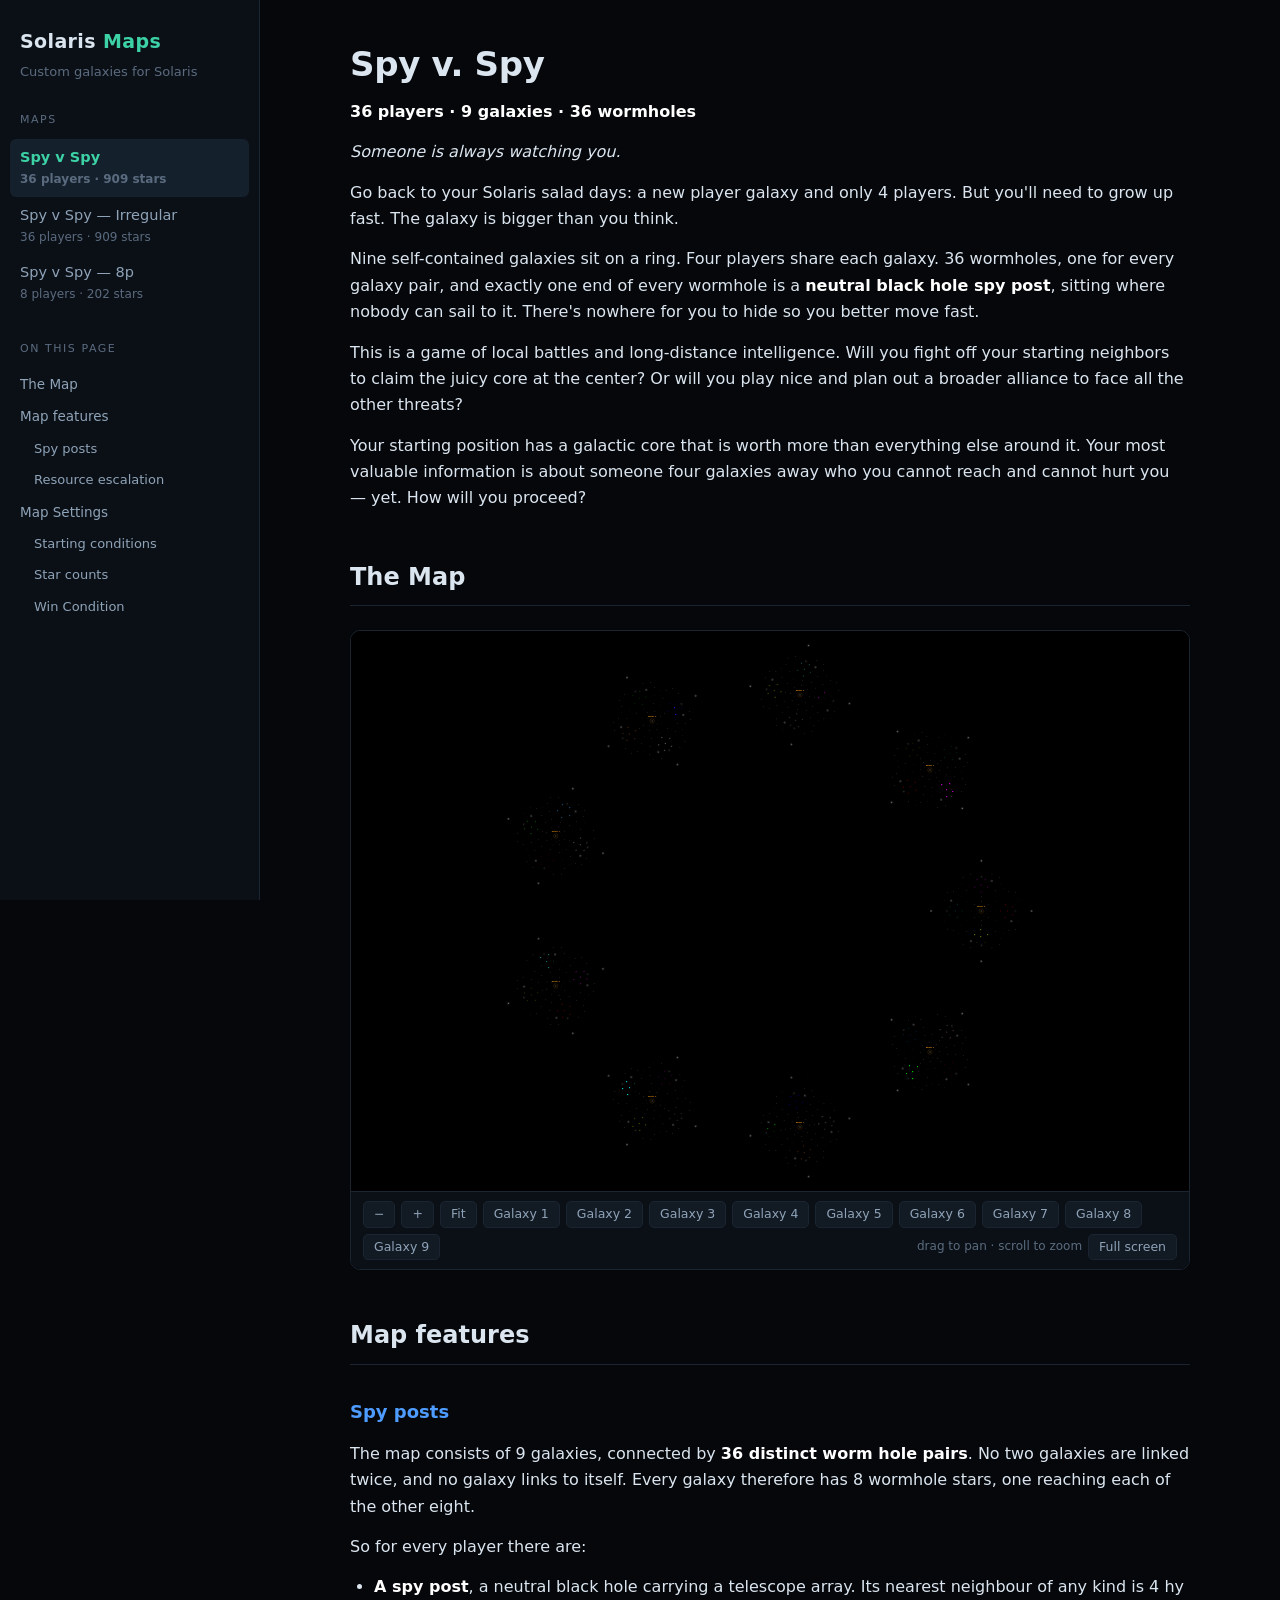
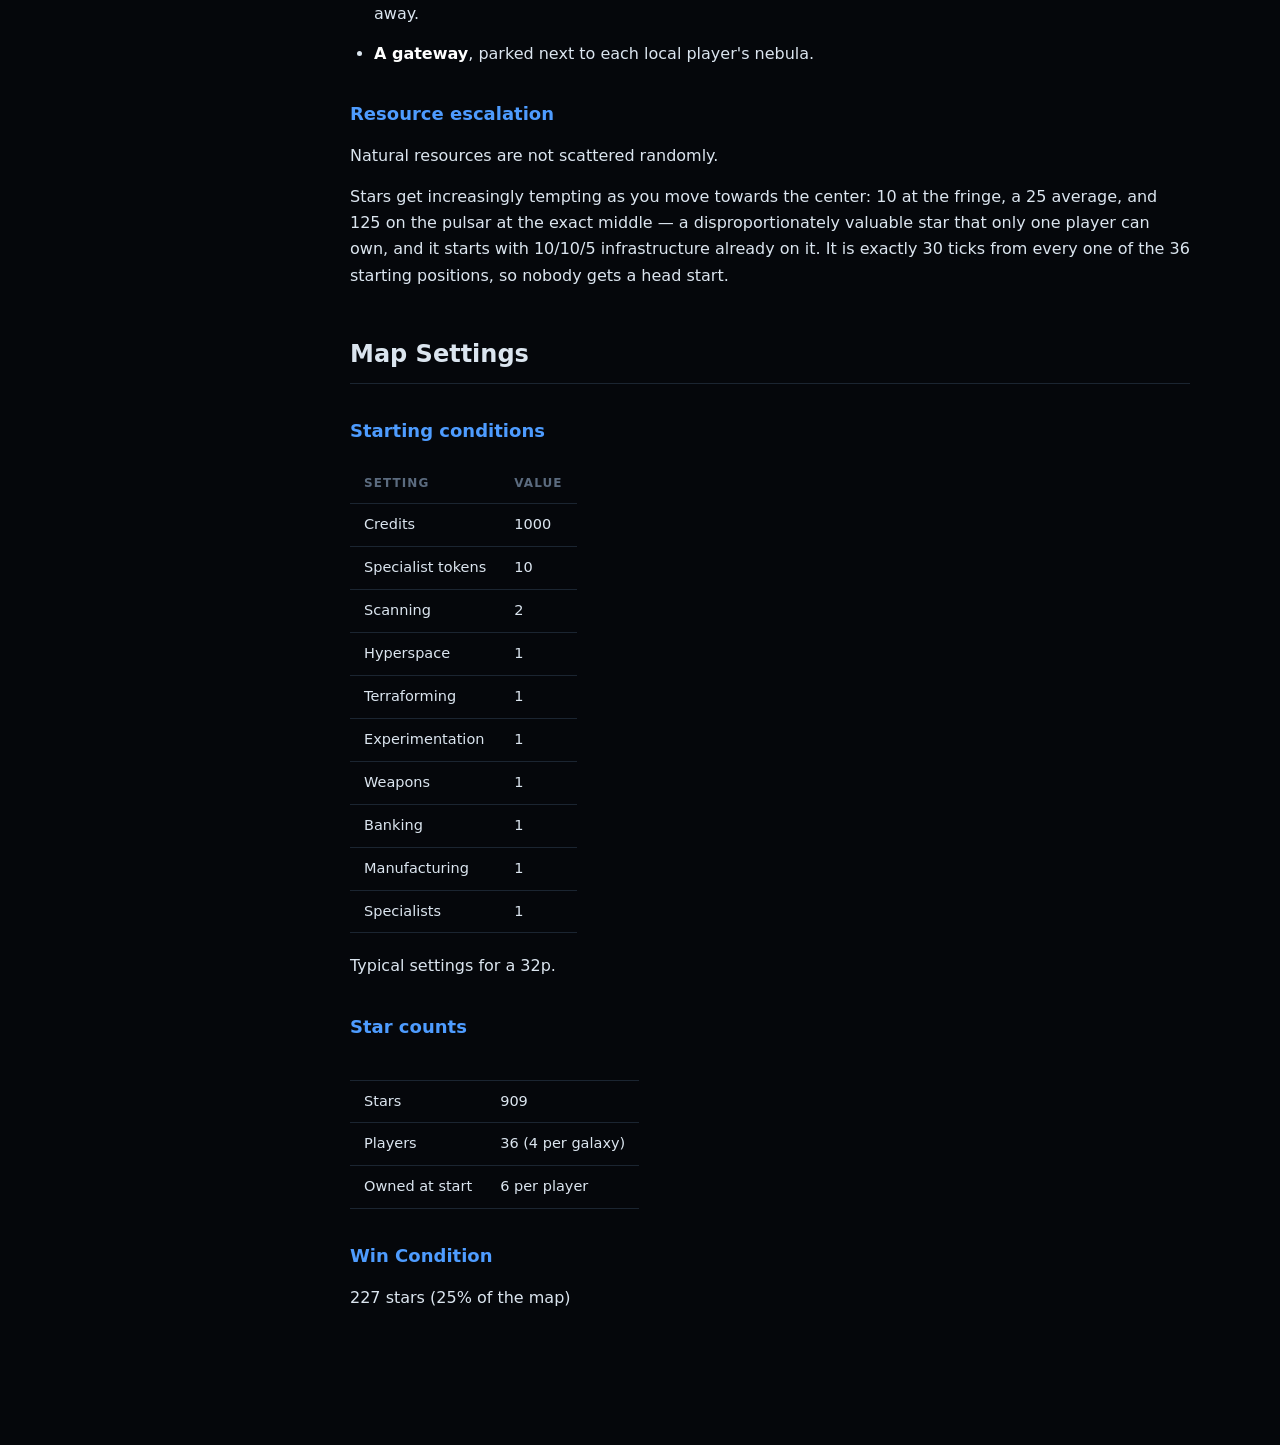
<file: docs/index.html>
<!doctype html>
<html lang="en">
<head>
<meta charset="utf-8">
<meta name="viewport" content="width=device-width, initial-scale=1">
<title>Solaris Maps</title>
<meta name="description" content="Custom galaxy maps for Solaris.">
<style>
:root {
    --bg: #05070b;
    --panel: #0b1017;
    --edge: #1b2531;
    --ink: #dbe5ef;
    --muted: #8fa3b8;
    --faint: #5b6b7f;
    --green: #3cd2a5;
    --blue: #4e9cff;
    --amber: #ff9f0c;
    --sidebar: 260px;
}
* { box-sizing: border-box; }
html, body { margin: 0; padding: 0; }
body {
    background: var(--bg);
    color: var(--ink);
    font: 400 16px/1.65 ui-sans-serif, system-ui, -apple-system, "Segoe UI", Roboto, sans-serif;
    -webkit-text-size-adjust: 100%;
}
a { color: var(--green); text-decoration: none; }
a:hover { text-decoration: underline; }

/* ---- layout ---- */
.shell { display: flex; min-height: 100vh; }
.sidebar {
    width: var(--sidebar);
    flex: 0 0 var(--sidebar);
    border-right: 1px solid var(--edge);
    background: var(--panel);
    padding: 26px 20px 40px;
    position: sticky;
    top: 0;
    height: 100vh;
    overflow-y: auto;
}
.brand { font-size: 19px; font-weight: 700; letter-spacing: .02em; color: var(--ink); }
.brand span { color: var(--green); }
.tagline { color: var(--faint); font-size: 13px; margin-top: 4px; }
.nav-title {
    margin: 28px 0 10px;
    font-size: 11px;
    letter-spacing: .14em;
    text-transform: uppercase;
    color: var(--faint);
}
.nav a {
    display: block;
    padding: 7px 10px;
    margin: 0 -10px;
    border-radius: 6px;
    color: var(--muted);
    font-size: 14.5px;
}
.nav a:hover { background: #121a24; color: var(--ink); text-decoration: none; }
.nav a.active { background: #14202c; color: var(--green); font-weight: 600; }
.nav .meta { display: block; font-size: 12px; color: var(--faint); }
.toc a { font-size: 13.5px; padding: 5px 10px; }
.toc a.lvl3 { padding-left: 24px; font-size: 13px; }

.main { flex: 1 1 auto; min-width: 0; display: flex; justify-content: center; }
.doc { width: 100%; max-width: 920px; padding: 44px 40px 120px; }

/* ---- markdown ---- */
.doc h1 { font-size: 34px; line-height: 1.2; margin: 0 0 6px; letter-spacing: -.01em; }
.doc h2 {
    font-size: 24px;
    margin: 46px 0 14px;
    padding-bottom: 8px;
    border-bottom: 1px solid var(--edge);
}
.doc h3 { font-size: 18px; margin: 32px 0 10px; color: var(--blue); }
.doc p { margin: 14px 0; }
.doc ul, .doc ol { margin: 14px 0; padding-left: 24px; }
.doc li { margin: 7px 0; }
.doc li > ul, .doc li > ol { margin: 6px 0; }
.doc hr { border: 0; border-top: 1px solid var(--edge); margin: 40px 0; }
.doc strong { color: #fff; font-weight: 650; }
.doc blockquote {
    margin: 18px 0;
    padding: 2px 18px;
    border-left: 3px solid var(--amber);
    color: var(--muted);
}
.doc code {
    font-family: ui-monospace, "Cascadia Mono", Menlo, Consolas, monospace;
    font-size: .89em;
    background: #121a24;
    border: 1px solid var(--edge);
    border-radius: 4px;
    padding: 1px 5px;
}
.doc pre {
    background: #0a0f16;
    border: 1px solid var(--edge);
    border-radius: 8px;
    padding: 16px 18px;
    overflow-x: auto;
    margin: 18px 0;
}
.doc pre code { background: none; border: 0; padding: 0; font-size: 14px; color: var(--green); }
.doc table {
    width: 100%;
    border-collapse: collapse;
    margin: 20px 0;
    font-size: 14.5px;
    display: block;
    overflow-x: auto;
}
.doc th, .doc td { text-align: left; padding: 9px 14px; border-bottom: 1px solid var(--edge); }
.doc th { color: var(--faint); font-size: 12px; letter-spacing: .09em; text-transform: uppercase; font-weight: 600; }
.doc td:first-child { white-space: nowrap; }
.doc tbody tr:hover { background: #0c131b; }
.doc img { max-width: 100%; height: auto; border-radius: 8px; }

/* ---- map viewer ---- */
.viewer {
    margin: 24px 0;
    border: 1px solid var(--edge);
    border-radius: 10px;
    overflow: hidden;
    background: #000;
}
.viewer-stage {
    position: relative;
    height: 560px;
    overflow: hidden;
    cursor: grab;
    touch-action: none;
    background: #000;
}
.viewer-stage.dragging { cursor: grabbing; }
.viewer-stage img {
    position: absolute;
    top: 0;
    left: 0;
    transform-origin: 0 0;
    max-width: none;
    border-radius: 0;
    image-rendering: auto;
    user-select: none;
    -webkit-user-drag: none;
}
.viewer-bar {
    display: flex;
    flex-wrap: wrap;
    gap: 6px;
    align-items: center;
    padding: 9px 12px;
    border-top: 1px solid var(--edge);
    background: var(--panel);
}
.viewer-bar button {
    font: 500 12.5px/1 ui-sans-serif, system-ui, sans-serif;
    color: var(--muted);
    background: #121a24;
    border: 1px solid var(--edge);
    border-radius: 5px;
    padding: 6px 10px;
    cursor: pointer;
}
.viewer-bar button:hover { color: var(--ink); border-color: #2c3a4a; }
.viewer-bar .spacer { flex: 1 1 auto; }
.viewer-bar .hint { font-size: 12px; color: var(--faint); }
.viewer-caption { font-size: 13px; color: var(--faint); margin: -12px 0 24px; }
.viewer-stage:fullscreen { height: 100vh; }

.loading, .error { color: var(--faint); padding: 60px 0; }
.error { color: #ff6060; }

@media (max-width: 860px) {
    .shell { display: block; }
    .sidebar { width: auto; height: auto; position: static; border-right: 0; border-bottom: 1px solid var(--edge); }
    .doc { padding: 28px 20px 90px; }
    .viewer-stage { height: 62vh; }
}
</style>
</head>
<body>
<div class="shell">
    <aside class="sidebar">
        <div class="brand">Solaris <span>Maps</span></div>
        <div class="tagline" id="tagline"></div>
        <div class="nav-title">Maps</div>
        <nav class="nav" id="nav"></nav>
        <div class="nav-title" id="toc-title" hidden>On this page</div>
        <nav class="nav toc" id="toc"></nav>
    </aside>
    <main class="main">
        <article class="doc" id="doc"><p class="loading">Loading…</p></article>
    </main>
</div>

<script>
"use strict";

/* ------------------------------------------------------------------ *
 * Markdown -> HTML. Deliberately small: it covers the subset used by
 * these map write-ups (headings, lists, tables, fenced code, quotes,
 * images, links, emphasis, rules) and nothing else.
 * ------------------------------------------------------------------ */

function escapeHtml(s) {
    return s.replace(/&/g, "&amp;").replace(/</g, "&lt;").replace(/>/g, "&gt;");
}

function inline(s) {
    // Code spans are extracted first so their contents are never re-parsed.
    const spans = [];
    s = s.replace(/`([^`]+)`/g, (_, code) => {
        spans.push("<code>" + escapeHtml(code) + "</code>");
        return "\u0000" + (spans.length - 1) + "\u0000";
    });
    s = escapeHtml(s);
    s = s.replace(/!\[([^\]]*)\]\(([^)\s]+)\)/g,
        (_, alt, src) => `<img src="${src}" alt="${alt}">`);
    s = s.replace(/\[([^\]]+)\]\(([^)\s]+)\)/g, (_, label, href) => {
        const ext = /^https?:/i.test(href) ? ' target="_blank" rel="noopener"' : "";
        return `<a href="${href}"${ext}>${label}</a>`;
    });
    s = s.replace(/\*\*([^*]+)\*\*/g, "<strong>$1</strong>");
    s = s.replace(/(^|[\s(])\*([^*]+)\*/g, "$1<em>$2</em>");
    s = s.replace(/\u0000(\d+)\u0000/g, (_, i) => spans[+i]);
    return s;
}

function splitRow(row) {
    return row.replace(/^\||\|$/g, "").split("|").map(c => c.trim());
}

function markdown(src) {
    const lines = src.replace(/\r\n?/g, "\n").split("\n");
    const out = [];
    let i = 0;

    const listBlock = (ordered) => {
        const tag = ordered ? "ol" : "ul";
        const items = [];
        const marker = ordered ? /^(\s*)\d+\.\s+(.*)$/ : /^(\s*)[-*]\s+(.*)$/;
        let base = null;
        while (i < lines.length) {
            const m = lines[i].match(marker);
            if (m) {
                if (base === null) base = m[1].length;
                if (m[1].length < base) break;
                if (m[1].length >= base + 2 && items.length) {
                    // Nested list: recurse, keeping it inside the current <li>.
                    const nested = listBlock(/^\s*\d+\./.test(lines[i]));
                    items[items.length - 1] += nested;
                    continue;
                }
                items.push(inline(m[2]));
                i++;
            } else if (/^\s+\S/.test(lines[i]) && items.length) {
                items[items.length - 1] += " " + inline(lines[i].trim());
                i++;
            } else {
                break;
            }
        }
        return `<${tag}>` + items.map(t => `<li>${t}</li>`).join("") + `</${tag}>`;
    };

    while (i < lines.length) {
        const line = lines[i];

        if (!line.trim()) { i++; continue; }

        if (/^```/.test(line)) {
            const body = [];
            i++;
            while (i < lines.length && !/^```/.test(lines[i])) body.push(lines[i++]);
            i++;
            out.push("<pre><code>" + escapeHtml(body.join("\n")) + "</code></pre>");
            continue;
        }

        const heading = line.match(/^(#{1,4})\s+(.*)$/);
        if (heading) {
            const level = heading[1].length;
            const html = inline(heading[2]);
            const id = heading[2].toLowerCase().replace(/[^\w\s-]/g, "").trim()
                .replace(/\s+/g, "-");
            out.push(`<h${level} id="${id}">${html}</h${level}>`);
            i++;
            continue;
        }

        if (/^(---+|\*\*\*+)\s*$/.test(line)) { out.push("<hr>"); i++; continue; }

        // Table: a header row followed by a |---|---| separator.
        if (/^\|/.test(line) && i + 1 < lines.length && /^\|[\s:|-]+\|?\s*$/.test(lines[i + 1])) {
            const head = splitRow(line);
            i += 2;
            const rows = [];
            while (i < lines.length && /^\|/.test(lines[i])) rows.push(splitRow(lines[i++]));
            out.push("<table><thead><tr>"
                + head.map(c => `<th>${inline(c)}</th>`).join("")
                + "</tr></thead><tbody>"
                + rows.map(r => "<tr>" + r.map(c => `<td>${inline(c)}</td>`).join("") + "</tr>").join("")
                + "</tbody></table>");
            continue;
        }

        if (/^\s*[-*]\s+/.test(line)) { out.push(listBlock(false)); continue; }
        if (/^\s*\d+\.\s+/.test(line)) { out.push(listBlock(true)); continue; }

        if (/^>\s?/.test(line)) {
            const body = [];
            while (i < lines.length && /^>\s?/.test(lines[i])) body.push(lines[i++].replace(/^>\s?/, ""));
            out.push("<blockquote>" + markdown(body.join("\n")) + "</blockquote>");
            continue;
        }

        const para = [];
        while (i < lines.length && lines[i].trim()
               && !/^(#{1,4}\s|```|>|\s*[-*]\s|\s*\d+\.\s|\|)/.test(lines[i])
               && !/^(---+|\*\*\*+)\s*$/.test(lines[i])) {
            para.push(lines[i++]);
        }
        if (para.length) out.push("<p>" + inline(para.join("\n")) + "</p>");
        else i++;
    }
    return out.join("\n");
}

/* ------------------------------------------------------------------ *
 * Pan / zoom viewer. Any image whose alt text starts with "zoom:"
 * becomes one of these instead of a plain <img>.
 * ------------------------------------------------------------------ */

function makeViewer(src, caption) {
    const wrap = document.createElement("div");
    wrap.className = "viewer";
    const stage = document.createElement("div");
    stage.className = "viewer-stage";
    const img = document.createElement("img");
    img.src = src;
    img.alt = caption;
    img.draggable = false;
    stage.appendChild(img);

    const bar = document.createElement("div");
    bar.className = "viewer-bar";
    wrap.append(stage, bar);

    const MAX = 40;
    let scale = 1, minScale = 1, x = 0, y = 0, natural = null;

    const apply = () => { img.style.transform = `translate(${x}px, ${y}px) scale(${scale})`; };

    function clamp() {
        const vw = stage.clientWidth, vh = stage.clientHeight;
        const w = natural.w * scale, h = natural.h * scale;
        x = w <= vw ? (vw - w) / 2 : Math.min(0, Math.max(vw - w, x));
        y = h <= vh ? (vh - h) / 2 : Math.min(0, Math.max(vh - h, y));
    }

    function reset() {
        if (!natural) return;
        const vw = stage.clientWidth, vh = stage.clientHeight;
        minScale = Math.min(vw / natural.w, vh / natural.h);
        scale = minScale;
        clamp();
        apply();
    }

    function zoomTo(factor, cx, cy) {
        if (!natural) return;
        const next = Math.max(minScale, Math.min(MAX * minScale, scale * factor));
        const ratio = next / scale;
        x = cx - (cx - x) * ratio;
        y = cy - (cy - y) * ratio;
        scale = next;
        clamp();
        apply();
    }

    // Fly to a point given as a 0..1 fraction of the image, framing a square
    // box of `radius` (also a fraction of image width) around it.
    function focus(nx, ny, radius) {
        if (!natural) return;
        const vw = stage.clientWidth, vh = stage.clientHeight;
        const box = natural.w * radius * 2;
        scale = Math.max(minScale, Math.min(MAX * minScale, Math.min(vw, vh) / box));
        x = vw / 2 - nx * natural.w * scale;
        y = vh / 2 - ny * natural.h * scale;
        clamp();
        img.style.transition = "transform .35s ease";
        apply();
        setTimeout(() => { img.style.transition = ""; }, 380);
    }

    img.addEventListener("load", () => {
        natural = { w: img.naturalWidth, h: img.naturalHeight };
        img.style.width = natural.w + "px";
        img.style.height = natural.h + "px";
        reset();
    });

    stage.addEventListener("wheel", (e) => {
        e.preventDefault();
        const r = stage.getBoundingClientRect();
        zoomTo(Math.exp(-e.deltaY * 0.0016), e.clientX - r.left, e.clientY - r.top);
    }, { passive: false });

    stage.addEventListener("dblclick", (e) => {
        const r = stage.getBoundingClientRect();
        zoomTo(2, e.clientX - r.left, e.clientY - r.top);
    });

    const pointers = new Map();
    let pinch = null;
    stage.addEventListener("pointerdown", (e) => {
        stage.setPointerCapture(e.pointerId);
        pointers.set(e.pointerId, { x: e.clientX, y: e.clientY });
        stage.classList.add("dragging");
    });
    stage.addEventListener("pointermove", (e) => {
        if (!pointers.has(e.pointerId) || !natural) return;
        const prev = pointers.get(e.pointerId);
        pointers.set(e.pointerId, { x: e.clientX, y: e.clientY });
        const pts = [...pointers.values()];
        if (pts.length === 1) {
            x += e.clientX - prev.x;
            y += e.clientY - prev.y;
            clamp();
            apply();
        } else if (pts.length === 2) {
            const dist = Math.hypot(pts[0].x - pts[1].x, pts[0].y - pts[1].y);
            const r = stage.getBoundingClientRect();
            const mid = { x: (pts[0].x + pts[1].x) / 2 - r.left, y: (pts[0].y + pts[1].y) / 2 - r.top };
            if (pinch) zoomTo(dist / pinch, mid.x, mid.y);
            pinch = dist;
        }
    });
    const release = (e) => {
        pointers.delete(e.pointerId);
        if (pointers.size < 2) pinch = null;
        if (!pointers.size) stage.classList.remove("dragging");
    };
    stage.addEventListener("pointerup", release);
    stage.addEventListener("pointercancel", release);
    window.addEventListener("resize", reset);

    const button = (label, fn, host) => {
        const b = document.createElement("button");
        b.type = "button";
        b.textContent = label;
        b.addEventListener("click", fn);
        (host || bar).appendChild(b);
        return b;
    };
    const half = () => ({ cx: stage.clientWidth / 2, cy: stage.clientHeight / 2 });
    button("−", () => { const p = half(); zoomTo(1 / 1.6, p.cx, p.cy); });
    button("+", () => { const p = half(); zoomTo(1.6, p.cx, p.cy); });
    button("Fit", reset);

    // Jump targets arrive asynchronously, so they get their own slot in the bar
    // now — otherwise they would land after the controls added below.
    const jumps = document.createElement("span");
    jumps.style.display = "contents";
    bar.appendChild(jumps);

    const spacer = document.createElement("span");
    spacer.className = "spacer";
    bar.appendChild(spacer);
    const hint = document.createElement("span");
    hint.className = "hint";
    hint.textContent = "drag to pan · scroll to zoom";
    bar.appendChild(hint);
    button("Full screen", () => {
        if (document.fullscreenElement) document.exitFullscreen();
        else if (stage.requestFullscreen) stage.requestFullscreen().catch(() => {});
    });

    // Optional jump targets, emitted next to the SVG by the render script.
    fetch(src.replace(/\.svg$/, ".json"))
        .then(r => r.ok ? r.json() : null)
        .then(meta => {
            if (!meta || !Array.isArray(meta.targets)) return;
            meta.targets.forEach(t => button(t.label, () => focus(t.x, t.y, t.r), jumps));
        })
        .catch(() => {});
    document.addEventListener("fullscreenchange", () => setTimeout(reset, 60));

    const frag = document.createDocumentFragment();
    frag.appendChild(wrap);
    if (caption) {
        const cap = document.createElement("p");
        cap.className = "viewer-caption";
        cap.textContent = caption;
        frag.appendChild(cap);
    }
    return frag;
}

/* ------------------------------------------------------------------ *
 * Site
 * ------------------------------------------------------------------ */

const docEl = document.getElementById("doc");
const navEl = document.getElementById("nav");
const tocEl = document.getElementById("toc");
const tocTitle = document.getElementById("toc-title");
let catalogue = null;

// A catalogue entry names its write-up with either `doc` (a path relative to
// this file) or `content` (a bare filename, resolved under content/). Paths
// *inside* a map document resolve from the site root, because that is where
// index.html lives.
function docPath(m) {
    const p = m.doc || m.content || "";
    return p.includes("/") ? p : "content/" + p;
}

function upgradeViewers(root) {
    root.querySelectorAll("img").forEach(img => {
        const alt = img.getAttribute("alt") || "";
        if (!alt.startsWith("zoom:")) return;
        img.replaceWith(makeViewer(img.src, alt.slice(5).trim()));
    });
}

function buildToc(root) {
    const heads = [...root.querySelectorAll("h2, h3")];
    tocEl.innerHTML = "";
    tocTitle.hidden = heads.length === 0;
    heads.forEach(h => {
        const a = document.createElement("a");
        a.href = "#" + h.id;
        a.textContent = h.textContent;
        if (h.tagName === "H3") a.className = "lvl3";
        a.addEventListener("click", (e) => {
            e.preventDefault();
            h.scrollIntoView({ behavior: "smooth", block: "start" });
        });
        tocEl.appendChild(a);
    });
}

async function showMap(slug) {
    const map = catalogue.maps.find(m => m.slug === slug) || catalogue.maps[0];
    if (!map) { docEl.innerHTML = '<p class="error">No maps in maps.json yet.</p>'; return; }
    [...navEl.querySelectorAll("a")].forEach(a => {
        a.classList.toggle("active", a.dataset.slug === map.slug);
    });
    docEl.innerHTML = '<p class="loading">Loading…</p>';
    const path = docPath(map);
    try {
        const res = await fetch(path);
        if (!res.ok) throw new Error(res.status + " " + res.statusText);
        docEl.innerHTML = markdown(await res.text());
        upgradeViewers(docEl);
        buildToc(docEl);
        window.scrollTo(0, 0);
    } catch (err) {
        docEl.innerHTML = `<p class="error">Could not load ${path} — ${err.message}.<br>
            If you are opening this file directly, serve the folder instead
            (<code>python -m http.server</code>); browsers block fetch on file:// URLs.</p>`;
    }
}

function route() {
    showMap(decodeURIComponent(location.hash.replace(/^#\/?/, "")));
}

async function boot() {
    try {
        const res = await fetch("maps.json");
        if (!res.ok) throw new Error(res.status + " " + res.statusText);
        catalogue = await res.json();
        // The catalogue array has been spelled both ways; accept either.
        catalogue.maps = catalogue.maps || catalogue.docs || [];
        if (!Array.isArray(catalogue.maps)) throw new Error('no "maps" array');

        document.title = catalogue.title || "Solaris Maps";
        document.getElementById("tagline").textContent = catalogue.tagline || "";
        catalogue.maps.forEach(m => {
            const a = document.createElement("a");
            a.href = "#/" + m.slug;
            a.dataset.slug = m.slug;
            a.append(m.title);
            const meta = document.createElement("span");
            meta.className = "meta";
            meta.textContent = `${m.players} players · ${m.stars} stars`;
            a.appendChild(meta);
            navEl.appendChild(a);
        });
        window.addEventListener("hashchange", route);
        route();
    } catch (err) {
        docEl.innerHTML = `<p class="error">Could not load maps.json — ${err.message}.<br>
            Serve this folder over HTTP (<code>python -m http.server</code>) rather than
            opening the file directly.</p>`;
    }
}

boot();
</script>
</body>
</html>
</file>
